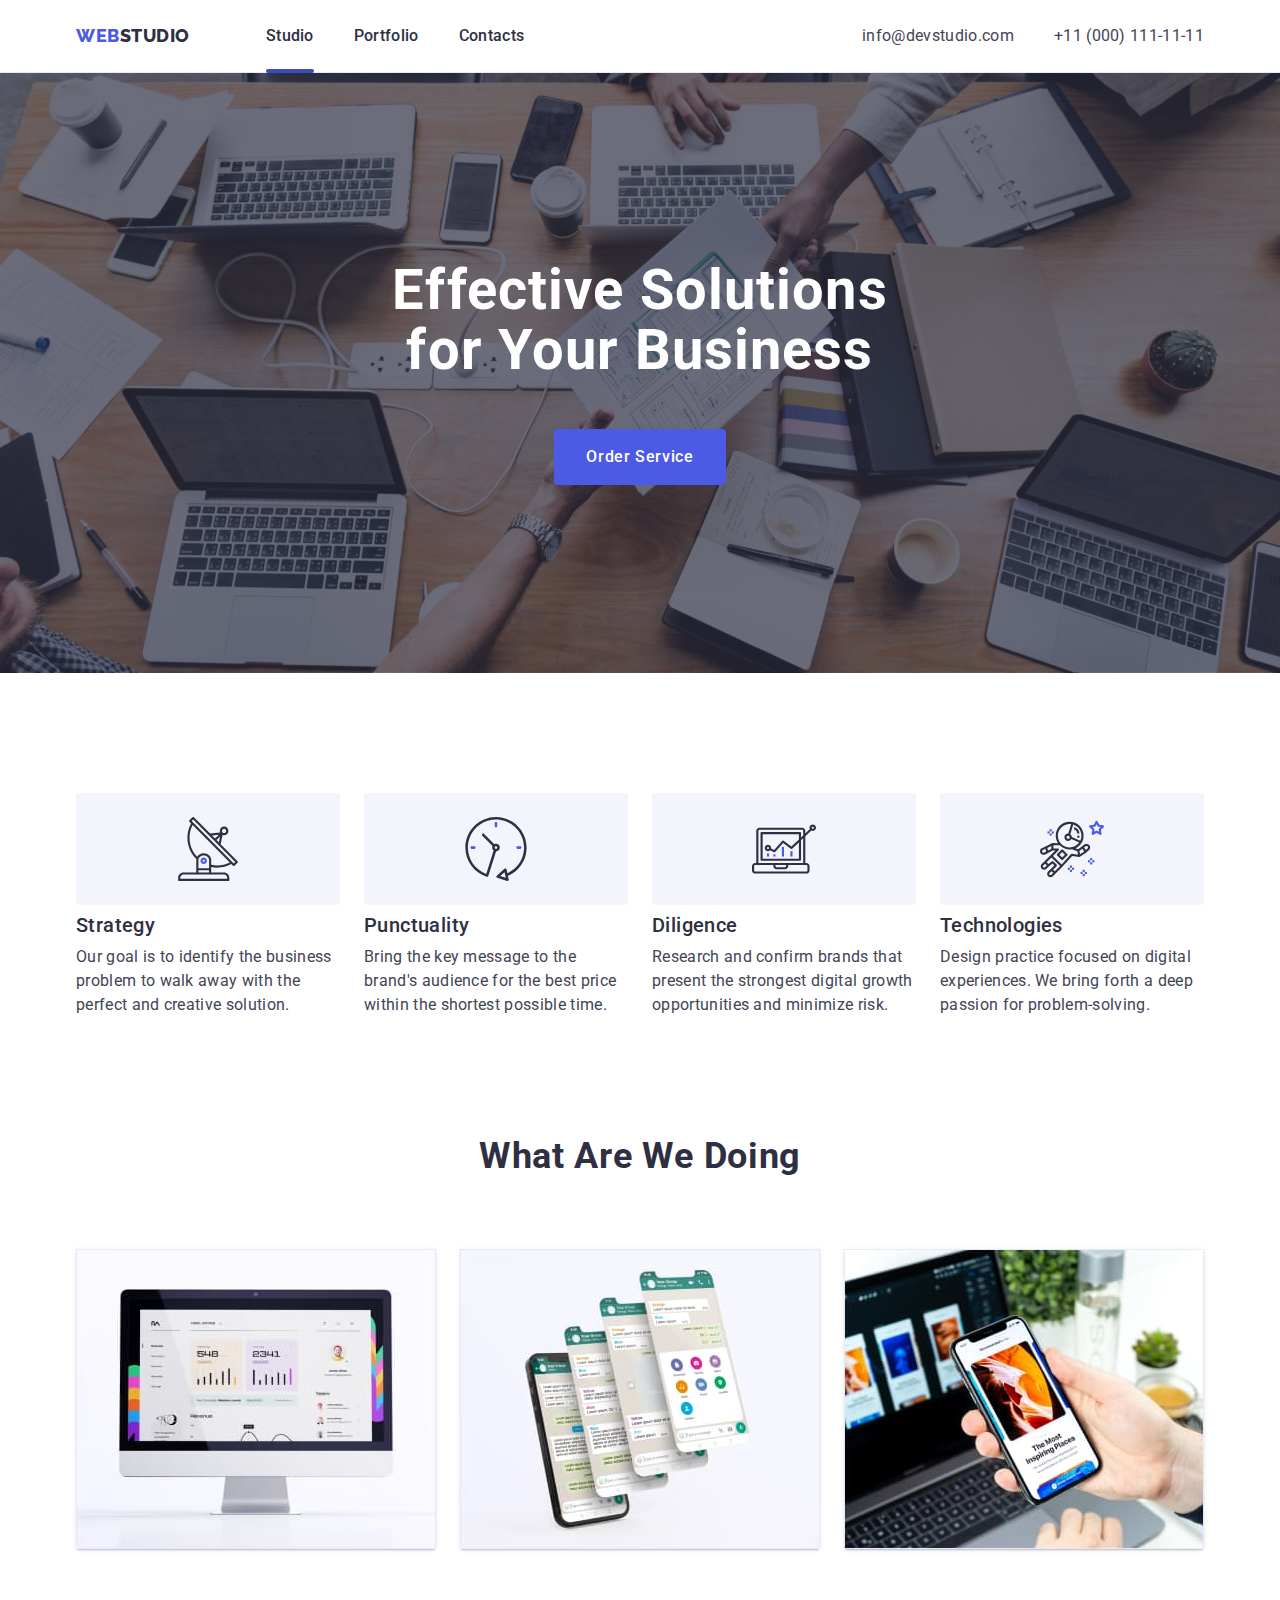
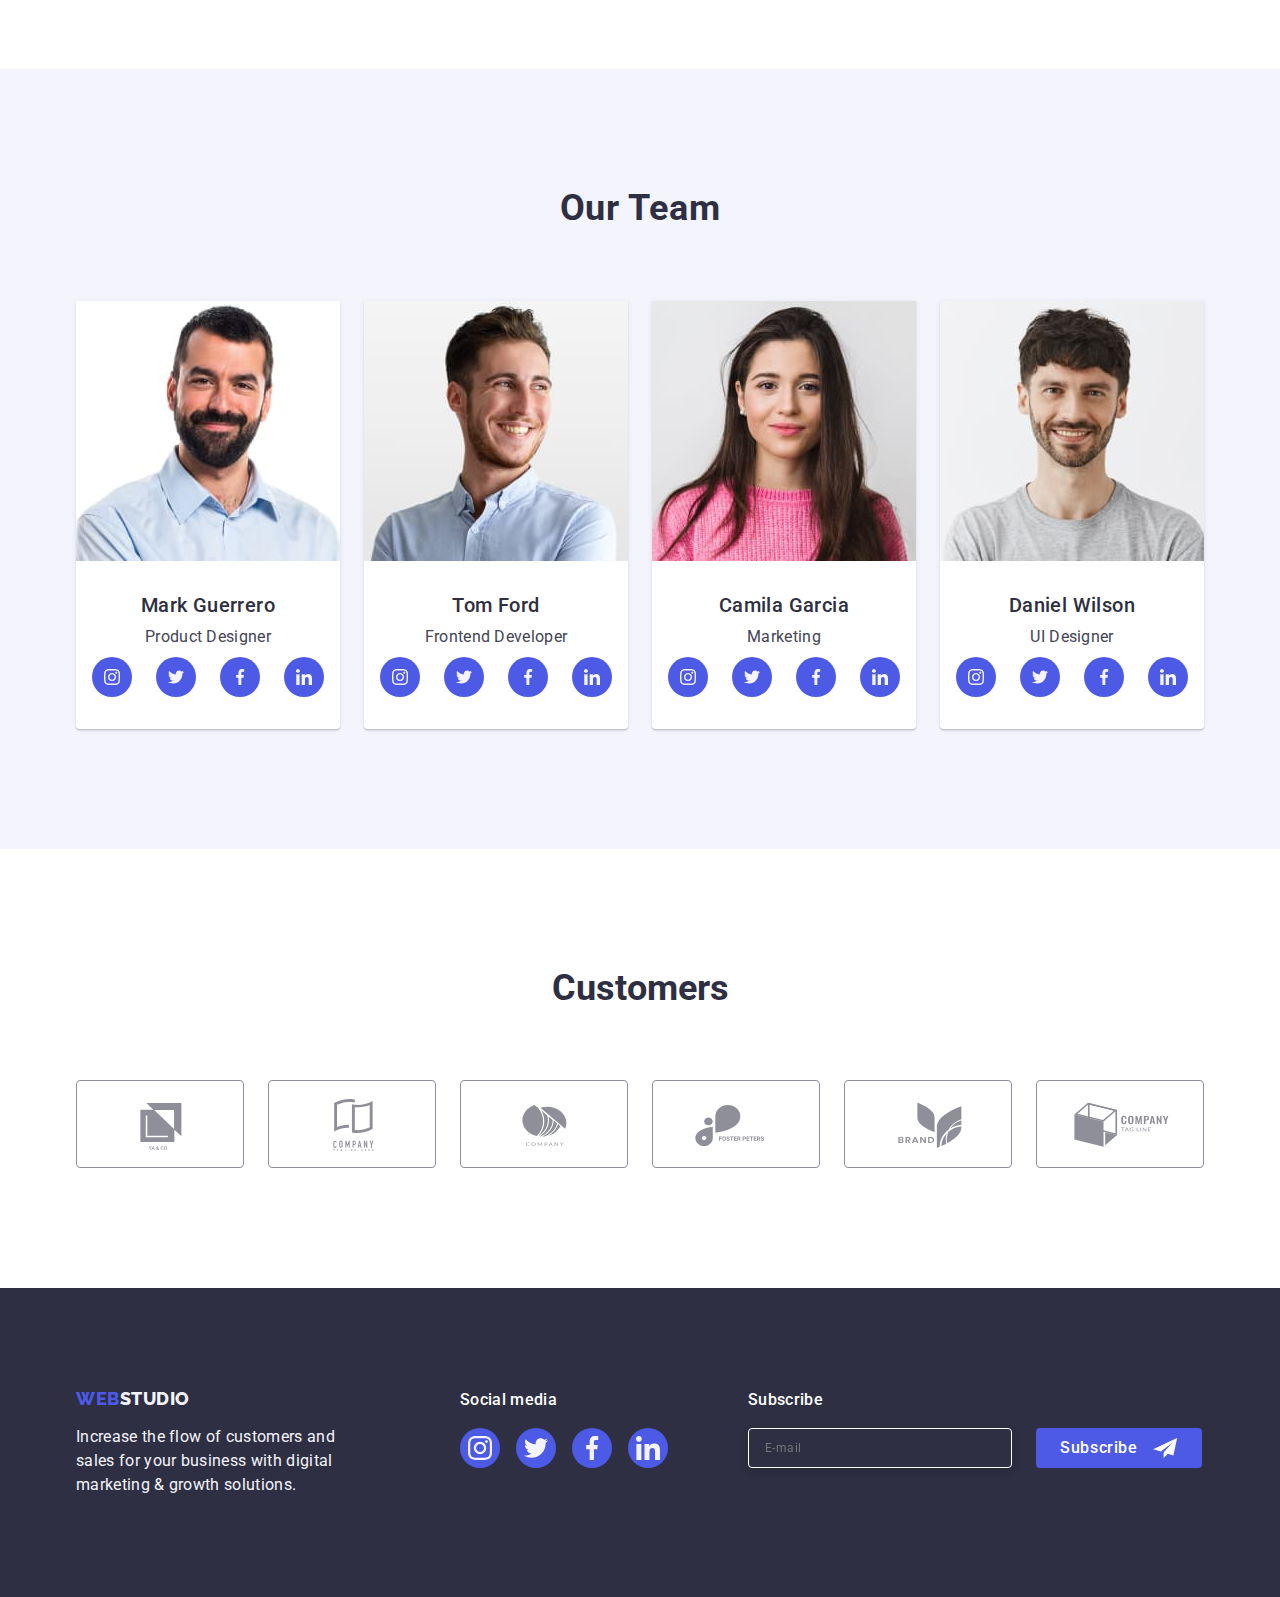
<file: index.html>
<!DOCTYPE html>
<html lang="en">
  <head>
    <meta charset="UTF-8" />
    <meta http-equiv="X-UA-Compatible" content="IE=edge" />
    <meta name="viewport" content="width=h, initial-scale=1.0" />
    <title>WebStudio</title>
    <link
      rel="stylesheet"
      href="https://cdn.jsdelivr.net/npm/modern-normalize@1.1.0/modern-normalize.min.css"
    />
    <link rel="preconnect" href="https://fonts.googleapis.com" />
    <link rel="preconnect" href="https://fonts.gstatic.com" crossorigin />
    <link
      href="https://fonts.googleapis.com/css2?family=Raleway:wght@800&family=Roboto:wght@400;500;700;900&display=swap"
      rel="stylesheet"
    />

    <link rel="stylesheet" href="./css/styles.css" />
  </head>
  <body>
    <!--========================Header============================ -->

    <header class="shadow page-header">
      <div class="container page-header-container">
        <nav class="page-nav">
          <a class="logo-type link" href="./index.html"
            >Web<span class="colorr">Studio</span></a
          >
          <ul class="menu-list list">
            <li class="menu-item link">
              <a class="menu-link link menu-link-after" href="./index.html"
                >Studio</a
              >
            </li>
            <li class="menu-item link">
              <a class="menu-link link" href="./portfolio.html">Portfolio</a>
            </li>
            <li class="menu-item link">
              <a class="menu-link link" href="">Contacts</a>
            </li>
          </ul>
        </nav>

        <address class="contacts-i">
          <ul class="contact list">
            <li class="contact-item">
              <a class="addressa link" href="mailto:info@devstudio.com"
                >info@devstudio.com</a
              >
            </li>
            <li class="contact-item">
              <a class="addressa link" href="tel:+110001111111"
                >+11 (000) 111-11-11</a
              >
            </li>
          </ul>
        </address>
      </div>
    </header>
    <main>
      <!-- ==================Hero-image-section-1 =================== -->

      <section class="section-hero">
        <div class="container section-hero-container">
          <h1 class="hero-h main-title">
            Effective Solutions for Your Business
          </h1>
          <button class="modal-btn" type="button" data-modal-open>
            Order Service
          </button>
        </div>
      </section>

      <!-- ====================Section 2============================= -->

      <section class="distinctive-features">
        <div class="container distinctive-features-container">
          <h2 class="visually-hidden">distinctive-features</h2>

          <ul class="flex-container-s distinctive-features-list list">
            <li class="distinctive-features-item">
              <div class="icon">
                <svg class="list-link-icon" width="64" height="64">
                  <use href="./images/icons.svg#icon-antenna"></use>
                </svg>
              </div>

              <h3 class="flex-h-s distinctive-features-header">Strategy</h3>
              <p class="distinctive-features-text">
                Our goal is to identify the business problem to walk away with
                the perfect and creative solution.
              </p>
            </li>
            <li class="distinctive-features-item">
              <div class="icon">
                <svg class="list-link-icon" width="64" height="64">
                  <use href="./images/icons.svg#icon-clock"></use>
                </svg>
              </div>

              <h3 class="flex-h-s distinctive-features-header">Punctuality</h3>
              <p class="distinctive-features-text">
                Bring the key message to the brand's audience for the best price
                within the shortest possible time.
              </p>
            </li>
            <li class="distinctive-features-item">
              <div class="icon">
                <svg class="list-link-icon" width="64" height="64">
                  <use href="./images/icons.svg#icon-diagram"></use>
                </svg>
              </div>

              <h3 class="flex-h-s distinctive-features-header">Diligence</h3>
              <p class="distinctive-features-text">
                Research and confirm brands that present the strongest digital
                growth opportunities and minimize risk.
              </p>
            </li>

            <li class="distinctive-features-item">
              <div class="icon">
                <svg class="list-link-icon" width="64" height="64">
                  <use href="./images/icons.svg#icon-astronaut"></use>
                </svg>
              </div>

              <h3 class="flex-h-s distinctive-features-header">Technologies</h3>
              <p class="distinctive-features-text">
                Design practice focused on digital experiences. We bring forth a
                deep passion for problem-solving.
              </p>
            </li>
          </ul>
        </div>
      </section>
      <!-- ========================= Section 3 ============================= -->
      <section class="our-work">
        <div class="container our-work-container">
          <h2 class="flex-h-work our-work-header">What are we doing</h2>
          <ul class="flex-container-work work-list list">
            <li class="flex-items-t flex-items-work">
              <img
                src="./images/robots/img-1.jpg"
                alt="computer"
                width="360"
                height="300"
              />
            </li>
            <li class="flex-items-t flex-items-work">
              <img
                src="./images/robots/img-2.jpg"
                alt="telephone"
                width="360"
                height="300"
              />
            </li>
            <li class="flex-items-t flex-items-work">
              <img
                src="./images/robots/img-3.jpg"
                alt="laptop"
                width="360"
                height="300"
              />
            </li>
          </ul>
        </div>
      </section>

      <!--=========================== Section 4 ====================== -->

      <section class="our-team">
        <div class="container our-team-container">
          <h2 class="flex-h-t our-team-header">Our Team</h2>
          <ul class="flex-container-t our-team-list list">
            <li class="flex-items-t img">
              <img
                src="./images/team/mark-guerrero-1.jpg"
                alt="foto-mark-guerrero"
                width="264"
                height="260"
              />
              <div class="post-s-t">
                <h3 class="team-member-name">Mark Guerrero</h3>
                <p class="our-team-text">Product Designer</p>
                <ul class="icon-our-team-list">
                  <li class="icon-our-team-list-link list">
                    <a href="" class="cocial-list-icon list"
                      ><svg
                        class="list-link-icon-four link"
                        width="16"
                        height="16"
                      >
                        <use href="./images/icons.svg#icon-instagram"></use>
                      </svg>
                    </a>
                  </li>

                  <li class="icon-our-team-list-link list">
                    <a href="" class="cocial-list-icon list">
                      <svg
                        class="list-link-icon-four link"
                        width="16"
                        height="16"
                      >
                        <use href="./images/icons.svg#icon-twitter"></use>
                      </svg>
                    </a>
                  </li>

                  <li class="icon-our-team-list-link list">
                    <a href="" class="cocial-list-icon list">
                      <svg
                        class="list-link-icon-four link"
                        width="16"
                        height="16"
                      >
                        <use href="./images/icons.svg#icon-facebook"></use>
                      </svg>
                    </a>
                  </li>
                  <li class="icon-our-team-list-link list">
                    <a href="" class="cocial-list-icon list">
                      <svg
                        class="list-link-icon-four link"
                        width="16"
                        height="16"
                      >
                        <use href="./images/icons.svg#icon-linkedin"></use>
                      </svg>
                    </a>
                  </li>
                </ul>
              </div>
            </li>

            <li class="flex-items-t img">
              <img
                src="./images/team/tom-ford-2.jpg"
                alt="foto-tom-ford"
                width="264"
                height="260"
              />
              <div class="post-s-t">
                <h3 class="team-member-name">Tom Ford</h3>
                <p class="our-team-text">Frontend Developer</p>
                <ul class="icon-our-team-list">
                  <li class="icon-our-team-list-link list">
                    <a href="" class="cocial-list-icon list"
                      ><svg
                        class="list-link-icon-four link"
                        width="16"
                        height="16"
                      >
                        <use href="./images/icons.svg#icon-instagram"></use>
                      </svg>
                    </a>
                  </li>

                  <li class="icon-our-team-list-link list">
                    <a href="" class="cocial-list-icon list">
                      <svg
                        class="list-link-icon-four link"
                        width="16"
                        height="16"
                      >
                        <use href="./images/icons.svg#icon-twitter"></use>
                      </svg>
                    </a>
                  </li>

                  <li class="icon-our-team-list-link list">
                    <a href="" class="cocial-list-icon list">
                      <svg
                        class="list-link-icon-four link"
                        width="16"
                        height="16"
                      >
                        <use href="./images/icons.svg#icon-facebook"></use>
                      </svg>
                    </a>
                  </li>
                  <li class="icon-our-team-list-link list">
                    <a href="" class="cocial-list-icon list">
                      <svg
                        class="list-link-icon-four link"
                        width="16"
                        height="16"
                      >
                        <use href="./images/icons.svg#icon-linkedin"></use>
                      </svg>
                    </a>
                  </li>
                </ul>
              </div>
            </li>

            <li class="flex-items-t img">
              <img
                src="./images/team/camila-garcia-3.jpg"
                alt="foto-camila-garcia"
                width="264"
                height="260"
              />
              <div class="post-s-t">
                <h3 class="team-member-name">Camila Garcia</h3>
                <p class="our-team-text">Marketing</p>
                <ul class="icon-our-team-list">
                  <li class="icon-our-team-list-link list">
                    <a href="" class="cocial-list-icon list"
                      ><svg
                        class="list-link-icon-four link"
                        width="16"
                        height="16"
                      >
                        <use href="./images/icons.svg#icon-instagram"></use>
                      </svg>
                    </a>
                  </li>

                  <li class="icon-our-team-list-link list">
                    <a href="" class="cocial-list-icon list">
                      <svg
                        class="list-link-icon-four link"
                        width="16"
                        height="16"
                      >
                        <use href="./images/icons.svg#icon-twitter"></use>
                      </svg>
                    </a>
                  </li>

                  <li class="icon-our-team-list-link list">
                    <a href="" class="cocial-list-icon list">
                      <svg
                        class="list-link-icon-four link"
                        width="16"
                        height="16"
                      >
                        <use href="./images/icons.svg#icon-facebook"></use>
                      </svg>
                    </a>
                  </li>
                  <li class="icon-our-team-list-link list">
                    <a href="" class="cocial-list-icon list">
                      <svg
                        class="list-link-icon-four link"
                        width="16"
                        height="16"
                      >
                        <use href="./images/icons.svg#icon-linkedin"></use>
                      </svg>
                    </a>
                  </li>
                </ul>
              </div>
            </li>

            <li class="flex-items-t img">
              <img
                src="./images/team/daniel-wilson-4.jpg"
                alt="foto-daniel-wilson"
                width="264"
                height="260"
              />
              <div class="post-s-t">
                <h3 class="team-member-name">Daniel Wilson</h3>
                <p class="our-team-text">UI Designer</p>
                <ul class="icon-our-team-list">
                  <li class="icon-our-team-list-link list">
                    <a href="" class="cocial-list-icon list"
                      ><svg
                        class="list-link-icon-four link"
                        width="16"
                        height="16"
                      >
                        <use href="./images/icons.svg#icon-instagram"></use>
                      </svg>
                    </a>
                  </li>

                  <li class="icon-our-team-list-link list">
                    <a href="" class="cocial-list-icon list">
                      <svg
                        class="list-link-icon-four link"
                        width="16"
                        height="16"
                      >
                        <use href="./images/icons.svg#icon-twitter"></use>
                      </svg>
                    </a>
                  </li>

                  <li class="icon-our-team-list-link list">
                    <a href="" class="cocial-list-icon list">
                      <svg
                        class="list-link-icon-four link"
                        width="16"
                        height="16"
                      >
                        <use href="./images/icons.svg#icon-facebook"></use>
                      </svg>
                    </a>
                  </li>
                  <li class="icon-our-team-list-link list">
                    <a href="" class="cocial-list-icon list">
                      <svg
                        class="list-link-icon-four link"
                        width="16"
                        height="16"
                      >
                        <use href="./images/icons.svg#icon-linkedin"></use>
                      </svg>
                    </a>
                  </li>
                </ul>
              </div>
            </li>
          </ul>
        </div>
      </section>

      <!-- ================= Section-5 =============== -->

      <section class="section-icono">
        <div class="container section-icono-container">
          <h2 class="section-icono-h">Customers</h2>

          <ul class="section-icono-list">
            <li class="icono-five list">
              <a href="" class="icono-five-list"
                ><svg class="list-link-five" width="104" height="56">
                  <use href="./images/icons.svg#icon-Logo-10"></use>
                  </svg></a>
            </li>
            <li class="icono-five list">
              <a href="" class="icono-five-list"
                ><svg class="list-link-five" width="104" height="56">
                  <use href="./images/icons.svg#icon-Logo-11"></use></svg></a>
            </li>
            <li class="icono-five list">
              <a href="" class="icono-five-list"
                ><svg class="list-link-five" width="104" height="56">
                  <use href="./images/icons.svg#icon-Logo-12"></use></svg></a>
            </li>
            <li class="icono-five list">
              <a href="" class="icono-five-list"
                ><svg class="list-link-five" width="104" height="56">
                  <use href="./images/icons.svg#icon-Logo-13"></use></svg></a>
            </li>
            <li class="icono-five list">
              <a href="" class="icono-five-list"
                ><svg class="list-link-five" width="104" height="56">
                  <use href="./images/icons.svg#icon-Logo-14"></use></svg></a>
            </li>
            <li class="icono-five list">
              <a href="" class="icono-five-list"
                ><svg class="list-link-five" width="104" height="56">
                  <use href="./images/icons.svg#icon-Logo-15"></use></svg></a>
            </li>
          </ul>
        </div>
      </section>
    </main>
    <!-- =============================Footer====================== -->
    <footer class="footer">
      <div class="container footer-container">
        <div class="logo-footer-div">
          <a class="logo-type-footer list link" href="./index.html"
            >Web<span class="colorr-footer">Studio</span></a
          >
          <p class="paragraph footer-text">
            Increase the flow of customers and sales for your business with
            digital marketing & growth solutions.
          </p>
        </div>

        <div class="icono-footer-div">
          <p class="p-social-media">Social media</p>
          <ul class="logo-footer-ul list">
            <li class="list-footer">
              <a href="#" class="cocial-list-icon-footer">
                <svg class="list-link-icon-footer" width="24" height="24">
                  <use href="./images/icons.svg#icon-instagram"></use>
                </svg>
              </a>
            </li>
            <li class="list-footer">
              <a href="#" class="cocial-list-icon-footer">
                <svg class="list-link-icon-footer" width="24" height="24">
                  <use href="./images/icons.svg#icon-twitter"></use>
                </svg>
              </a>
            </li>
            <li class="list-footer">
              <a href="#" class="cocial-list-icon-footer">
                <svg class="list-link-icon-footer" width="24" height="24">
                  <use href="./images/icons.svg#icon-facebook"></use>
                </svg>
              </a>
            </li>
            <li class="list-footer">
              <a href="#" class="cocial-list-icon-footer">
                <svg class="list-link-icon-footer" width="24" height="24">
                  <use href="./images/icons.svg#icon-linkedin"></use>
                </svg>
              </a>
            </li>
          </ul>
        </div>


        <div class="footer-mailto">
          <p class="footer-mailto-text">Subscribe</p>
          <form class="footer-mailto-form">
            <label class="footer-mailto-label">
              <input
                class="footer-mailto-input"
                type="email"
                name="text"
                placeholder="E-mail"/>
            </label>
            <button class="footer-mailto-btn" type="submit">Subscribe
              <svg class="footer-mailto-svg" width="24" height="20">
                <use href="./images/icons.svg#icon-icon-send"></use>
              </svg>
            </button>
          </form>
        </div>
      </div>


      


    </footer>

    <!--====================== Modal-wind ======================= -->
    <div class="backdrop is-hidden" data-modal>
      <div class="modal">
        <button type="button" class="modal-close-btn" data-modal-close>
          <svg class="modal-close-btn-icon" width="8" height="8">
            <use href="./images/icons.svg#icon-close-black-18dp-2-1"></use>
          </svg>
        </button>

        <!-- ================= Modal-form ====================== -->
        <strong class="modal-text-form"
          >Leave your contacts and we will call you back</strong
        >

        <form class="modal-form">
          <label class="modal-form-field">
            <span class="modal-form-input-desc"> Name </span>
            <span class="modal-form-input-wrapper"
              ><input
                type="text"
                name="user-name"
                class="modal-form-input"
                required
                pattern="^[a-zA-Zа-яА-я]+"
                minlength="2"
              />
              <span class="modal-form-input-icon">
                <svg
                  class="modal-form-input-icon-vector"
                  width="12"
                  height="12"
                >
                  <use href="./images/icons.svg#icon-Vector-8"></use>
                </svg>
              </span>
            </span>
          </label>

          <label class="modal-form-field">
            <span class="modal-form-input-desc"> Phone </span>
            <span class="modal-form-input-wrapper"
              ><input
                type="tel"
                name="user-phone"
                class="modal-form-input"
                required
                pattern="[0-9]{3}-[0-9]{3}-[0-9]{2}-[0-9]{2}"
                title="xxx-xxx-xx-xx" />
              <span class="modal-form-input-icon">
                <svg
                  class="modal-form-input-icon-vector"
                  width="13"
                  height="13"
                >
                  <use href="./images/icons.svg#icon-Vector-5"></use>
                </svg> </span
            ></span>
          </label>

          <label class="modal-form-field">
            <span class="modal-form-input-desc"> Email </span>
            <span class="modal-form-input-wrapper">
              <input
                type="email"
                name="email"
                class="modal-form-input" 
                />
              <span class="modal-form-input-icon">
                <svg
                  class="modal-form-input-icon-vector"
                  width="15"
                  height="12"
                >
                  <use href="./images/icons.svg#icon-Vector-4"></use>
                </svg> 
                </span
            >
          </span>
          </label>

          <label class="modal-form-field">
            <span class="modal-form-input-desc"> Comment </span>
            <textarea
              rows="5"
              name="user-massage"
              class="modal-form-massage"
              placeholder="Text input"
              spellcheck="false"
              
            ></textarea>
          </label>

          <input
            id="user-policy"
            type="checkbox"
            name="user-policy"
            class="modal-form-check visually-hidden"
          />
          <label for="user-policy" class="modal-form-check-desc o-hide"
          >
          
          I accept the terms and conditions of the&nbsp;
            <a class="btn-color" href="">Privacy Policy</a></label
          >

          <button type="submit" class="modal-form-submit">Send</button>
        </form>
      </div>
    </div>
    <script src="./js/model.js"></script>
  </body>
</html>
</file>
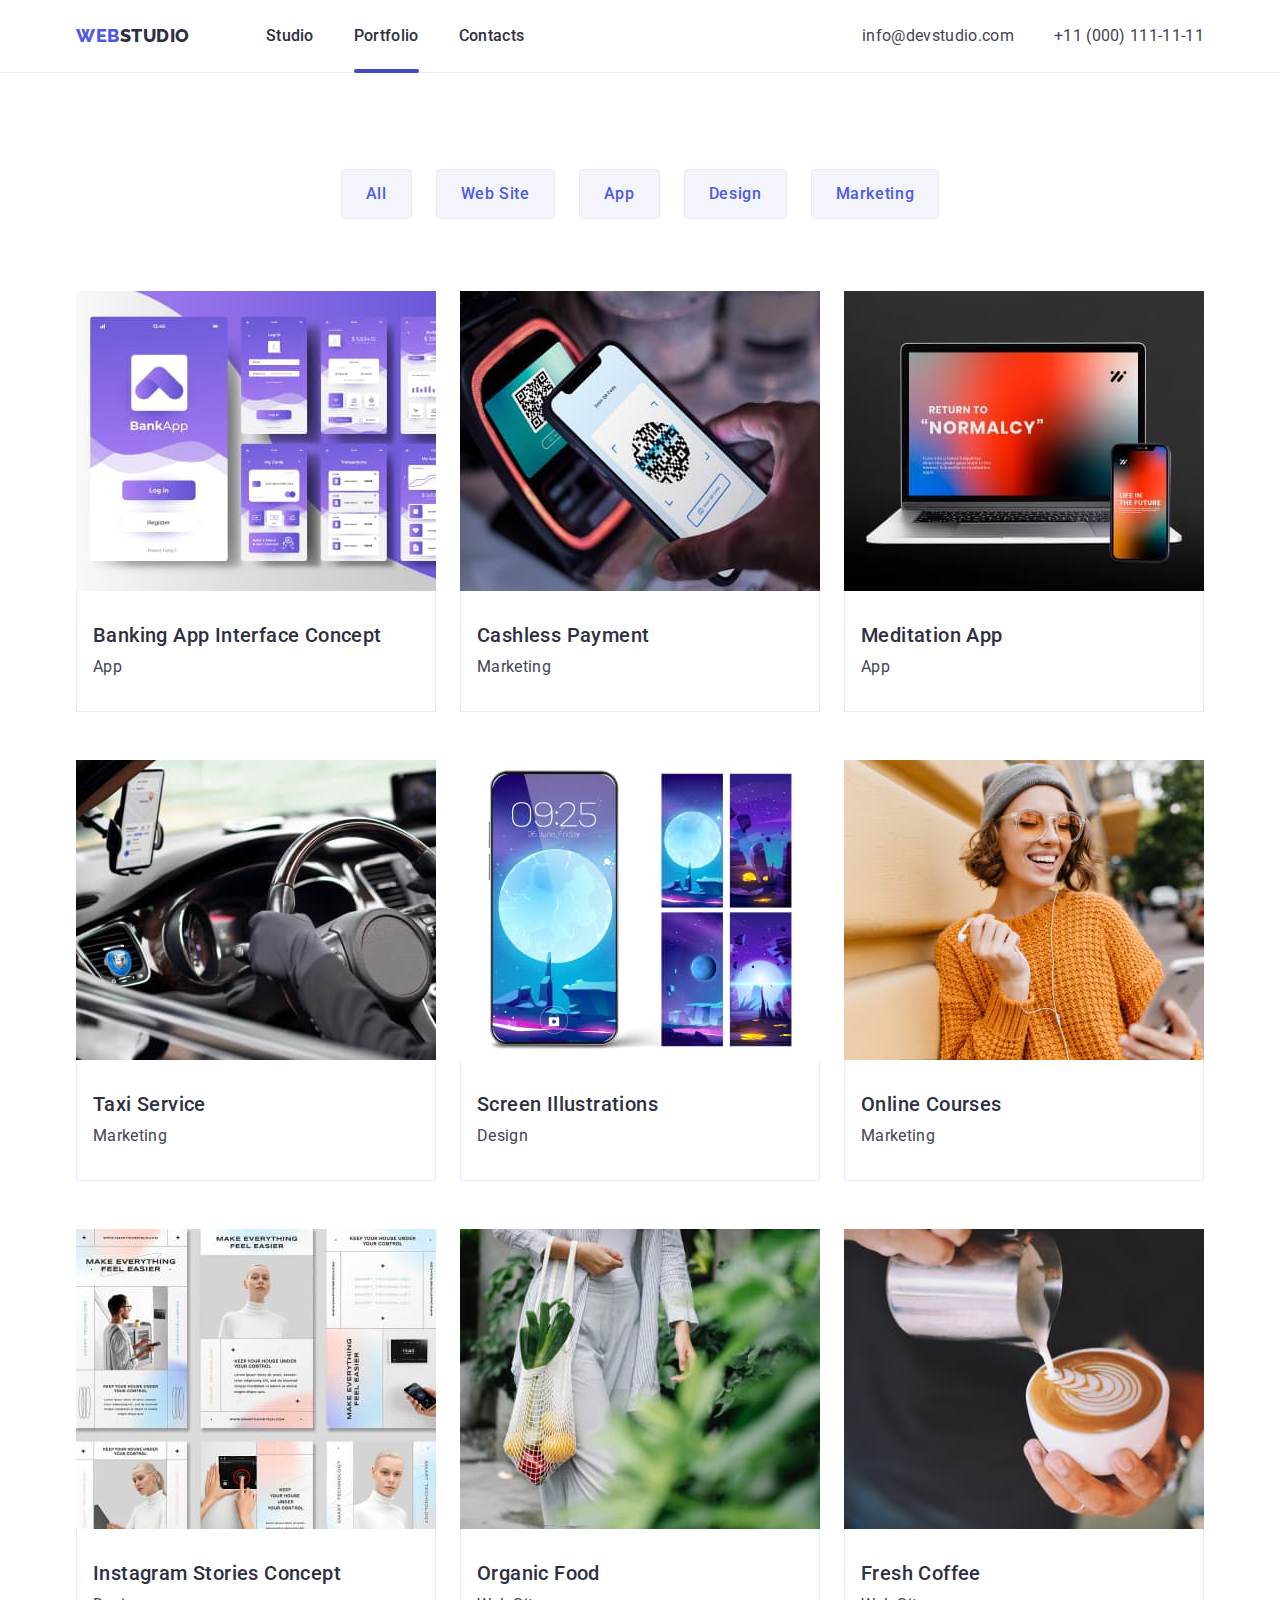
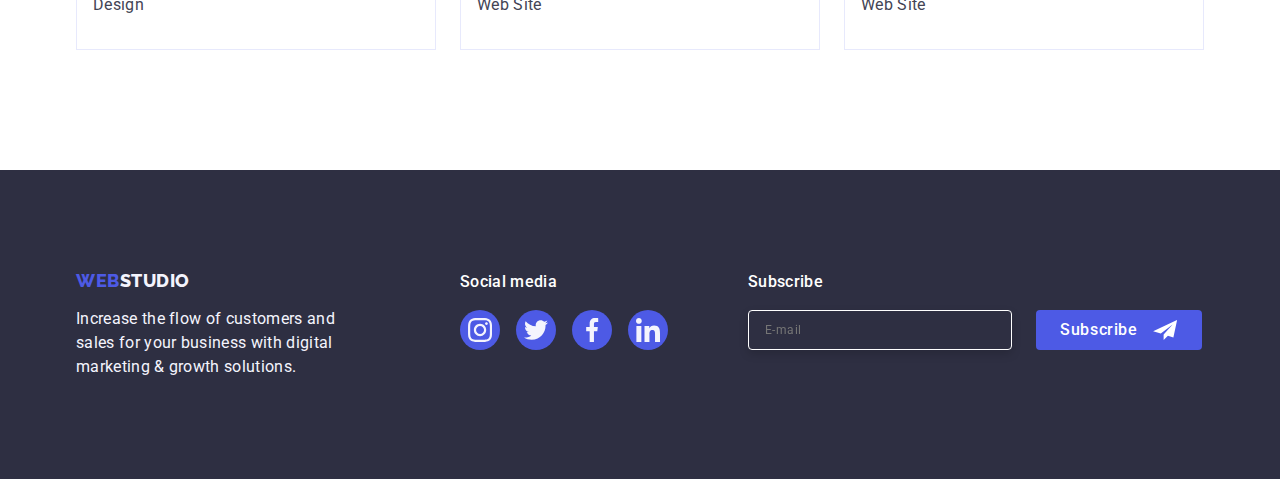
<file: portfolio.html>
<!DOCTYPE html>
<html lang="en">
  <head>
    <meta charset="UTF-8" />
    <meta http-equiv="X-UA-Compatible" content="IE=edge" />
    <meta name="viewport" content="width=device-width, initial-scale=1.0" />
    <title>WebStudio</title>
    <link
      rel="stylesheet"
      href="https://cdn.jsdelivr.net/npm/modern-normalize@1.1.0/modern-normalize.min.css"
    />
    <link rel="preconnect" href="https://fonts.googleapis.com" />
    <link rel="preconnect" href="https://fonts.gstatic.com" crossorigin />
    <link
      href="https://fonts.googleapis.com/css2?family=Raleway:wght@800&family=Roboto:wght@400;500;700;900&display=swap"
      rel="stylesheet"
    />
    <link rel="stylesheet" href="./css/styles.css" />
  </head>
  <body>
    <!-- ==================Portfolio-header======================== -->

    <header class="page-header">
      <div class="container page-header-container">
        <nav class="page-nav">
          <a class="logo-type link" href="./index.html"
            >Web<span class="colorr">Studio</span></a
          >
          <ul class="menu-list list">
            <li class="menu-item link">
              <a class="menu-link link" href="./index.html">Studio</a>
            </li>
            <li class="menu-item link">
              <a class="menu-link link menu-link-after" href="./portfolio.html">Portfolio</a>
            </li>
            <li class="menu-item link">
              <a class="menu-link link" href="">Contacts</a>
            </li>
          </ul>
        </nav>

        <address class="contacts-i">
          <ul class="contact list">
            <li class="contact-item">
              <a class="addressa link" href="mailto:info@devstudio.com"
                >info@devstudio.com</a
              >
            </li>
            <li class="contact-item">
              <a class="addressa link" href="tel:+110001111111"
                >+11 (000) 111-11-11</a
              >
            </li>
          </ul>
        </address>
      </div>
    </header>

    <!-- ===================== Portfolio-section-1 ========================= -->

    <!--------- Portfolio-btn ----------->

    <main>
      <section class="section-portfolio">
        <div class="container section-portfolio-container">
          <h1 class="visually-hidden">Portfolio WebStudio</h1>

          <ul class="flex-btn list">
            <li class="flex-list list">
              <button class="portfolio-btn" type="button">All</button>
            </li>
            <li class="flex-list list">
              <button class="portfolio-btn" type="button">Web Site</button>
            </li>

            <li class="flex-list list">
              <button class="portfolio-btn" type="button">App</button>
            </li>
            <li class="list">
              <button class="portfolio-btn" type="button">Design</button>
            </li>
            <li class="flex-list list">
              <button class="portfolio-btn" type="button">Marketing</button>
            </li>
          </ul>

          <!---------- Portfolio-list ------------>
          <ul class="flex-container-potfolio list link">
            <li class="flex-items-portfolio link">
              <a href="" class="link-a link">
                <div class="link-overlay">
                  <img
                  class="link"
                  src="./images/portfolio/img.jpg"
                  alt="img-banking-app"
                  width="360"
                  height="300"
                />
                <p class="overlay">14 Stylish and User-Friendly App Design Concepts · Task
                  Manager App · Calorie Tracker App · Exotic Fruit Ecommerce
                  App · Cloud Storage App</p>
               
                  
                
              </div>
                  <div class="post-ht">
                  <h2 class="post-heading menu-portfolio">
                    Banking App Interface Concept
                  </h2>
                  <p class="post-text portfolio-text">App</p>
                </div>
              </a>
            </li>

            <li class="flex-items-portfolio link">
              <a href="" class="link-a link"
                ><div class="link-overlay">
                  <img
                    class="link"
                    src="./images/portfolio/img-1.jpg"
                    alt="img-cashless-payment"
                    width="360"
                    height="300"
                  />
                  <p class="overlay">
                    14 Stylish and User-Friendly App Design Concepts · Task
                    Manager App · Calorie Tracker App · Exotic Fruit Ecommerce
                    App · Cloud Storage App
                  </p>
                </div>
                <div class="post-ht">
                  <h2 class="post-heading menu-portfolio">Cashless Payment</h2>
                  <p class="post-text portfolio-text">Marketing</p>
                </div>
              </a>
            </li>

            <li class="flex-items-portfolio link">
              <a href="" class="link-a link"
                ><div class="link-overlay">
                  <img
                    class="link"
                    src="./images/portfolio/img-2.jpg"
                    alt="img-meditation-app"
                    width="360"
                    height="300"
                  />
                  <p class="overlay">
                    14 Stylish and User-Friendly App Design Concepts · Task
                    Manager App · Calorie Tracker App · Exotic Fruit Ecommerce
                    App · Cloud Storage App
                  </p>
                </div>
                <div class="post-ht">
                  <h2 class="post-heading menu-portfolio">Meditation App</h2>
                  <p class="post-text portfolio-text">App</p>
                </div>
              </a>
            </li>

            <li class="flex-items-portfolio link">
              <a href="" class="link-a link"
                ><div class="link-overlay">
                  <img
                    class="link"
                    src="./images/portfolio/img-3.jpg"
                    alt="img-taxi-service"
                    width="360"
                    height="300"
                  />
                  <p class="overlay">
                    14 Stylish and User-Friendly App Design Concepts · Task
                    Manager App · Calorie Tracker App · Exotic Fruit Ecommerce
                    App · Cloud Storage App
                  </p>
                </div>
                <div class="post-ht">
                  <h2 class="post-heading menu-portfolio">Taxi Service</h2>
                  <p class="post-text portfolio-text">Marketing</p>
                </div>
              </a>
            </li>

            <li class="flex-items-portfolio link">
              <a href="" class="link-a link"
                ><div class="link-overlay">
                  <img
                    class="link"
                    src="./images/portfolio/img-4.jpg"
                    alt="img-screen-illustrations"
                    width="360"
                    height="300"
                  />
                  <p class="overlay">
                    14 Stylish and User-Friendly App Design Concepts · Task
                    Manager App · Calorie Tracker App · Exotic Fruit Ecommerce
                    App · Cloud Storage App
                  </p>
                </div>
                <div class="post-ht">
                  <h2 class="post-heading menu-portfolio">
                    Screen Illustrations
                  </h2>
                  <p class="post-text portfolio-text">Design</p>
                </div>
              </a>
            </li>

            <li class="flex-items-portfolio link">
              <a href="" class="link-a link"
                ><div class="link-overlay">
                  <img
                    class="link"
                    src="./images/portfolio/img-5.jpg"
                    alt="img-online-courses"
                    width="360"
                    height="300"
                  />
                  <p class="overlay">
                    14 Stylish and User-Friendly App Design Concepts · Task
                    Manager App · Calorie Tracker App · Exotic Fruit Ecommerce
                    App · Cloud Storage App
                  </p>
                </div>
                <div class="post-ht">
                  <h2 class="post-heading menu-portfolio">Online Courses</h2>
                  <p class="post-text portfolio-text">Marketing</p>
                </div>
              </a>
            </li>

            <li class="flex-items-portfolio link">
              <a href="" class="link-a link"
                ><div class="link-overlay">
                  <img
                    class="link"
                    src="./images/portfolio/img-6.jpg"
                    alt="img-instagram-stories-concept"
                    width="360"
                    height="300"
                  />
                  <p class="overlay">
                    14 Stylish and User-Friendly App Design Concepts · Task
                    Manager App · Calorie Tracker App · Exotic Fruit Ecommerce
                    App · Cloud Storage App
                  </p>
                </div>
                <div class="post-ht">
                  <h2 class="post-heading menu-portfolio">
                    Instagram Stories Concept
                  </h2>
                  <p class="post-text portfolio-text">Design</p>
                </div>
              </a>
            </li>

            <li class="flex-items-portfolio link">
              <a href="" class="link-a link"
                ><div class="link-overlay">
                  <img
                    class="link"
                    src="./images/portfolio/img-7.jpg"
                    alt="img-organic-food"
                    width="360"
                    height="300"
                  />
                  <p class="overlay">
                    14 Stylish and User-Friendly App Design Concepts · Task
                    Manager App · Calorie Tracker App · Exotic Fruit Ecommerce
                    App · Cloud Storage App
                  </p>
                </div>
                <div class="post-ht">
                  <h2 class="post-heading menu-portfolio">Organic Food</h2>
                  <p class="post-text portfolio-text">Web Site</p>
                </div>
              </a>
            </li>

            <li class="flex-items-portfolio link">
              <a href="" class="link-a link"
                ><div class="link-overlay">
                  <img
                    class="link"
                    src="./images/portfolio/img-8.jpg"
                    alt="img-fresh-coffee"
                    width="360"
                    height="300"
                  />
                  <p class="overlay">
                    14 Stylish and User-Friendly App Design Concepts · Task
                    Manager App · Calorie Tracker App · Exotic Fruit Ecommerce
                    App · Cloud Storage App
                  </p>
                </div>
                <div class="post-ht">
                  <h2 class="post-heading menu-portfolio">Fresh Coffee</h2>
                  <p class="post-text portfolio-text">Web Site</p>
                </div>
              </a>
            </li>
          </ul>
        </div>
      </section>
    </main>

    <!-- Footer -->
    <footer class="footer">
      <div class="container footer-container">
        <div class="logo-footer-div">
          <a class="logo-type-footer list link" href="./index.html"
            >Web<span class="colorr-footer">Studio</span></a
          >
          <p class="paragraph footer-text">
            Increase the flow of customers and sales for your business with
            digital marketing & growth solutions.
          </p>
        </div>

        <div class="icono-footer-div">
          <p class="p-social-media">Social media</p>
          <ul class="logo-footer-ul list">
            <li class="list-footer">
              <a href="#" class="cocial-list-icon-footer">
                <svg class="list-link-icon-footer" width="24" height="24">
                  <use href="./images/icons.svg#icon-instagram"></use>
                </svg>
              </a>
            </li>
            <li class="list-footer">
              <a href="#" class="cocial-list-icon-footer">
                <svg class="list-link-icon-footer" width="24" height="24">
                  <use href="./images/icons.svg#icon-twitter"></use>
                </svg>
              </a>
            </li>
            <li class="list-footer">
              <a href="#" class="cocial-list-icon-footer">
                <svg class="list-link-icon-footer" width="24" height="24">
                  <use href="./images/icons.svg#icon-facebook"></use>
                </svg>
              </a>
            </li>
            <li class="list-footer">
              <a href="#" class="cocial-list-icon-footer">
                <svg class="list-link-icon-footer" width="24" height="24">
                  <use href="./images/icons.svg#icon-linkedin"></use>
                </svg>
              </a>
            </li>
          </ul>
        </div>


        <div class="footer-mailto">
          <p class="footer-mailto-text">Subscribe</p>
          <form class="footer-mailto-form">
            <label for="" class="footer-mailto-label">
              <input
                class="footer-mailto-input"
                type="mailto"
                name="mailto"
                required pattern="^(?=.*[a-z])(?=.*[A-Z])"
                placeholder="E-mail"/>
            </label>
            <button class="footer-mailto-btn" type="Subscribe">Subscribe
              <svg class="footer-mailto-svg" width="24" height="20">
                <use href="./images/icons.svg#icon-icon-send"></use>
              </svg>
            </button>
          </form>
        </div>
      </div>


      


    </footer>
    
  </body>
</html>
</file>
<file: css/styles.css>
:root {
    --accent-color: #2e2f42;
    --logo-btn-color: #4D5AE5;
    --text-color: #434455;
    --fond-color: #FFFFFF;
    --fond-btn-color: #F4F4FD;
    --btn-color: #404bbf;
    --border-color:  #e7e9fc; 
    --icono-color: #8e8f99;
    --icono-hover: #31d0aa;
    --transition: 250ms cubic-bezier(0.4, 0, 0.2, 1);
    }

    h1,h2,h3,p {
        margin-top: 0;
        margin-bottom: 0;
    }

    ul {
        margin-top: 0;
        margin-bottom: 0;
        padding-left: 0;
    }

    img {
        display: block;
    }

    address {
        font-style: normal;
    }


    button {
        cursor: pointer;
    }
    .container {
        max-width: 1158px;
        padding: 0 15px;
        margin: 0 auto;
    }


body {
    font-family: 'Roboto', sans-serif;
    color: var(--text-color);
    background-color: var(--fond-color);
}

.list {
list-style: none;
}
.link {
text-decoration: none;
} 
    
    
    /*================ Header======================= */

    .logo-type {
font-family: 'Raleway', sans-serif;
font-weight: 800;
font-size: 18px;
line-height: 1.17;
letter-spacing: 0.03em;
text-transform: uppercase;
color: var(--logo-btn-color);
display: flex;
align-items: center;
margin-right: 76px;
}
.colorr {
    color: var(--accent-color);
   }

.menu-list {
    display: flex;
    gap: 40px;
  }
    
.menu-link {
font-weight: 500;
font-size: 16px;
line-height: 1.5;
letter-spacing: 0.02em;
color: var(--accent-color);
display: inline-block;
padding-top: 24px;
padding-bottom: 24px;
transition: color var(--transition);
}

.menu-link:hover,
.menu-link:focus {
    color: var(--btn-color);
}

.address {
font-size: 16px;
line-height: 1.5;
letter-spacing: 0.02em;
color: var(--text-color);
} 

.addressa:hover,
.addressa:focus {
    color: var(--btn-color);
}

.addressa {
font-size: 16px;
line-height: 1.5;
letter-spacing: 0.02em;
color: var(--text-color);
transition: color var(--transition);
}

/* ------ Header-container -------------*/
.contacts-i {
    font-style: normal;
    margin-left: auto;
}

.contact {
display: flex;
padding-top: 24px;
padding-bottom: 24px;
gap: 40px;
}


.page-header {
    background-color: var(--fond-color);
    border-bottom: 1px solid var(--border-color);
  }
  
  .page-header .page-header-container {
    display: flex;
    align-items: center;
  }

  .page-nav {
    display: flex;
    align-items: center;
  }
  .addressa {
    display: flex;
    align-items: center;
  }

.shadow {
    box-shadow: 0px 2px 1px rgba(46, 47, 66, 0.08), 0px 1px 1px rgba(46, 47, 66, 0.16), 0px 1px 6px rgba(46, 47, 66, 0.08);
}
.menu-link-after::after {
    position: absolute;
    left: 0;
    bottom: -1px;
    display: block;
    width: 100%;
    height: 4px;
    background-color: var(--btn-color);
    border-radius: 2px;
    content: "";
    margin: 0 auto;
  }
  .menu-link-after {
    color: var(--btn-color);
    transition: opacity 250ms cubic-bezier(0.4, 0, 0.2, 1), visibility 250ms cubic-bezier(0.4, 0, 0.2, 1);
  }
.menu-link {
    position: relative;
    display: inline-block;
    padding-top: 24px;
    padding-bottom: 24px;
    font-weight: 500;
    font-size: 16px;
    line-height: 1.5;
    letter-spacing: 0.02em;
    color: var(--accent-color);
    transition: color var(--transition);
  }
  
/*=================== Hero-section-1 ============================*/
    
    .main-title {
    font-size: 56px;
    line-height: 1.07;
    letter-spacing: 0.02em;
    color: var(--fond-color);
    text-align: center;
    }
    
    .modal-btn {
    font-family: 'Roboto', sans-serif;
    font-weight: 500;
    font-size: 16px;
    line-height: 1.5;
    letter-spacing: 0.04em;
    color: var(--fond-color);
    background-color: var(--logo-btn-color);
    cursor: pointer;
    transition: color var(--transition), background-color var(--transition); 
    }
    
    .modal-btn:hover,
    .modal-btn:focus {
    background: var(--btn-color);
    color: var(--fond-color);
    }



/* Container-hero */

.hero-h {
    display: flex;
    flex-wrap: wrap;
    margin-left: auto;
    margin-right: auto;
    max-width: 496px;
}
.section-hero {
    background: var(--accent-color);
    padding-top: 188px;
    padding-bottom: 188px;
    background-image: linear-gradient(rgba(46, 47, 66, 0.7), rgba(46, 47, 66, 0.7)), url(../images/hero/people-office.jpg);
    background-repeat: no-repeat ;
    background-position: center center;
    background-size: cover;
    max-width: 1440px;
    margin: 0 auto;
    
} 

.modal-btn {
    display: block;
    border: none;
    padding: 16px 32px;
    margin-left: auto;
    margin-right: auto;
    margin-top: 48px;
    height: 56px;
    min-width: 169px;
    border-radius: 4px;
}

    
    
    
   
   
    

    

/*=================== Section 2=================================== */

.distinctive-features-header {
text-align: center;
font-weight: 500;
font-size: 20px;
line-height: 1.2;
letter-spacing: 0.02em;
color: var(--accent-color);
}

.distinctive-features-text {
font-size: 16px;
line-height: 1.5;
letter-spacing: 0.02em;
color: var(--text-color);
}

/* Container-section-2 */

    .visually-hidden {
  position: absolute;
  width: 1px;
  height: 1px;
  margin: -1px;
  border: 0;
  padding: 0;
  white-space: nowrap;
  clip-path: inset(100%);
  clip: rect(0 0 0 0);
  overflow: hidden;
}
    


.flex-container-s {
    list-style: none;
    display: flex;
    flex-wrap: wrap;
    gap: 24px;
}

.distinctive-features-item {
    flex-basis: calc((100% - 72px) / 4);
}

.flex-h-s {
display: flex;
margin-bottom: 8px;
margin-left: 0;
}

.distinctive-features {
    padding-top: 120px;
    padding-bottom: 120px;
}
.icon {
    display: flex;
    margin-bottom: 8px;
    align-items: center;
    justify-content: center;
    height: 112px;
    background-color: #f4f4fd;
    border-radius: 4px;
   

}

/*================== Section 3=============================== */

.our-work-header {
text-align: center;
font-size: 36px;
line-height: 1.11;
letter-spacing: 0.02em;
text-transform: capitalize;
color: var(--accent-color);

}

/* container-section-3*/
.our-work {
    padding-bottom: 120px;
}

.flex-items-t {
    flex-basis: calc((100% - 48px) / 3);
}

.flex-h-work {
    margin-left: auto;
    margin-right: auto;
    margin-bottom: 72px;
}
.flex-container-work {
   display: flex;
   flex-wrap: wrap;
    gap: 24px;
}


/*===================Section-4===================================  */
.our-team {
background-color: var(--fond-btn-color);

padding: 120px 0;

}
.img {
background-color: var(--fond-color);
}

.our-team-header {
text-align: center;
font-size: 36px;
line-height: 1.11;
letter-spacing: 0.02em;
text-transform: capitalize;
color: var(--accent-color);

}

.team-member-name {
font-weight: 500;
font-size: 20px;
line-height: 1.2;
letter-spacing: 0.02em;
color: var(--accent-color);

}

.our-team-text {
font-size: 16px;
line-height: 1.5;
letter-spacing: 0.02em;
color: var(--text-color);
margin-bottom: 8px;
}

/* container-section-4 */

.our-team {
    padding: 120px 0;
}
.flex-container-t { 
display: flex;
gap: 24px;
}

.flex-container-t .flex-items-t .group-h {
    display: flex;
    flex-wrap: wrap;
    padding-left: 49px;
    padding-right: 49px;
    padding-top: 32px;
    padding-bottom: 32px;
}
/* Section-4  radiuі задан в д/з */
.flex-items-t {
    flex-basis: calc((100% - 72px) / 4);
    border-radius: 0px 0px 4px 4px;
    box-shadow: 0px 1px 6px rgba(46, 47, 66, 0.08), 0px 1px 1px rgba(46, 47, 66, 0.16), 0px 2px 1px rgba(46, 47, 66, 0.08);
}

.post-s-t {
    padding: 32px 0;
    
}
.team-member-name {
    text-align: center;
    margin-bottom: 8px;
}
 .our-team-text {
    text-align: center;
    margin-bottom: 8px;
 }
 .flex-h-t {
    margin-bottom: 72px;
 }

 /* ------- list-icon- ----- */
 
 .icon-our-team-list {
    display: flex;
    justify-content: center;
    gap: 24px;
}
 .icon-our-team-list-link {
    width: 40px;
    height: 40px;
 }

 .cocial-list-icon:hover,
 .cocial-list-icon:focus {
    background-color: var(--btn-color);
 }




 .cocial-list-icon {
    display: flex;
    justify-content: center;
    align-items: center;
    width: 100%;
    height: 100%;
    border-radius: 50%;
    background-color: var(--logo-btn-color);
    transition: background-color var(--transition);
}
 .list-link-icon-four {
    fill: var(--fond-btn-color);
 }






 /* =========== Section-5 ================ */
.section-icono {
    padding: 120px 0;

}
.section-icono-h {
    font-size: 36px;
    line-height: 1.1;
    color: var(--accent-color);
    margin-bottom: 72px;
    display: flex;
    justify-content: center;
    align-items: center;
    

}
.section-icono-list {
    display: flex;
    gap: 24px;
    height: 88px;
}
.icono-five {
    width: calc((100% - 120px) / 6); 
    height: 88px;

   

    
}


    
   

.icono-five-list {
    display: flex;
    justify-content: center;
    align-items: center;
    border: 1px solid #8e8f99;
    border-radius: 4px;
    color: #8e8f99;
    width: 100%;
    height: 100%;
    transition: color var(--transition), border-color var(--transition); 

}
.icono-five-list:hover,
.icono-five-list:focus {
  border-color: #404bbf;
  color: #404bbf;
}

.list-link-five {
fill: currentColor;
}


    
   
   
    

/*==============Footer================================= */

.logo-type-footer {
font-family: 'Raleway', sans-serif;
font-weight: 800;
font-size: 18px;
line-height: 1.17;
letter-spacing: 0.03em;
text-transform: uppercase;
color: var(--logo-btn-color);

}


.colorr-footer {
color: var(--fond-btn-color);
}





.footer-text {
font-size: 16px;
line-height: 1.5;
letter-spacing: 0.02em;
color: var(--fond-btn-color);
}

/* Container-footer */

.footer {
    padding: 100px 0;
    background: var(--accent-color);
}
.logo-type-footer {
    display: inline-block;
    margin-bottom: 16px; 
}
.paragraph {
    max-width: 264px;
    
}
.footer-container {
    display: flex;
    align-items: baseline;
}
.logo-footer-div {
    margin-right: 120px;
}
.p-social-media {
    font-weight: 500;
    font-size: 16px;
    line-height: 1.5;
    letter-spacing: 0.02em;
    margin-bottom: 16px;
    color: var(--fond-color);

}


.logo-footer-ul {
    display: flex;
    gap: 16px;
}

.list-footer {
    width: 40px;
    height: 40px;
}


.cocial-list-icon-footer {
display: flex;
justify-content: center;
align-items: center;
width: 100%;
height: 100%;
border-radius: 50%;
background-color: var(--logo-btn-color);
transition: background-color var(--transition);

}

.cocial-list-icon-footer:hover,
.cocial-list-icon-footer:focus {
  background-color: #31d0aa;
}

.list-link-icon-footer {
    fill:var(--fond-btn-color);
}
/* ------ Footer-mailto----- */
.footer-mailto {
    display: flex;
    flex-wrap: wrap;
    flex-direction: column;
    margin-left: 80px;
}
.footer-mailto-text {
    margin-bottom: 16px;
    font-weight: 500;
    font-size: 16px;
    line-height: 1.5;
    letter-spacing: 0.02em;
    color: var(--fond-color);
}
.footer-mailto-form {
    display: flex;
    gap: 24px;
}
.footer-mailto-input {
    display: block;
    font-size: 12px;
    line-height: 2;
    letter-spacing: 0.04em;
    width: 264px;
    height: 40px;
    padding: 8px 16px;
    box-sizing: border-box;
    border: 1px solid #ffffff;
    filter: drop-shadow(0px 4px 4px rgba(0, 0, 0, 0.15));
    border-radius: 4px;
    background-color: var(--accent-color);
    color: var(--fond-color);
    outline: 2px solid transparent;
    outline-offset: -2px;
    transition: outline-color var(--transition);
}
.footer-mailto-btn {
    position: relative;
    display: flex;
    gap: 16px;
    min-width: 165px;
    height: 40px;
    padding: 8px 64px 8px 24px;
    border: none;
    border-radius: 4px;
    font-family: inherit;
    font-weight: 500;
    letter-spacing: 0.04em;
    cursor: pointer;
    align-items: center;
    background-color: var(--logo-btn-color);
    color: var(--fond-color);
    transition: background-color var(--transition);
}
.footer-mailto-btn:hover,
.footer-mailto-btn:focus {
background: var(--btn-color);
color: var(--fond-color);
}
.footer-mailto-svg {
    position: absolute;
    display: block;
    top: 50%;
    left: 117px;
    transform: translateY(-50%);
    fill: var(--fond-color);
}




/*==================================== Portfolio========================== */

.menu-portfolio {
font-weight: 500;
font-size: 20px;
line-height: 1.2;
letter-spacing: 0.02em;
color: var(--accent-color);
}

.portfolio-text {
font-size: 16px;
line-height: 1.5;
letter-spacing: 0.02em;
color: var(--text-color);
} 


/* Portfolio btn */
.portfolio-btn:hover,
.portfolio-btn:focus {
background: var(--btn-color);
color: var(--fond-color);
border: 1px solid transparent;
box-shadow: 0px 3px 1px rgba(0, 0, 0, 0.1), 0px 2px 1px rgba(0, 0, 0, 0.08), 0px 2px 2px rgba(0, 0, 0, 0.12);
}

.portfolio-btn {
font-family: "Roboto", sans-serif;
font-weight: 500;
font-size: 16px;
line-height: 1.5;
letter-spacing: 0.04em;
color: var(--logo-btn-color);
background-color: var(--fond-btn-color);
cursor: pointer;
transition: border var(--transition), color var(--transition), box-shadow var(--transition), background-color var(--transition);

}
/* Portfoli-container */
.visually-hidden {
  position: absolute;
  width: 1px;
  height: 1px;
  margin: -1px;
  border: 0;
  padding: 0;
  white-space: nowrap;
  clip-path: inset(100%);
  clip: rect(0 0 0 0);
  overflow: hidden;
}
.section-portfolio {
    padding-top: 96px;
    padding-bottom: 120px;
}
.flex-btn {
    display: flex;
    flex-wrap: wrap;
    justify-content: center;
    gap: 24px;
    margin-bottom: 72px;
}
.portfolio-btn {
    padding: 12px 24px;
    border-radius: 4px;
    border: 1px solid var(--border-color);
}
.flex-container-potfolio {
    list-style: none;
    display: flex;
    flex-wrap: wrap;
    gap: 24px;
    row-gap: 48px;
}
.flex-items-portfolio {
    width: calc((100% - 48px) / 3);

 }

.link-overlay {
    
    position: relative;
    overflow: hidden;
}
    

.post-ht {
    padding: 32px 16px;
    border: 1px solid var(--border-color);
    border-top: none;
}
    .post-heading {
    margin-bottom: 8px;
}
.link-a:hover,
.link-a:focus {
    box-shadow: 0px 1px 6px rgba(46, 47, 66, 0.08), 0px 1px 1px rgba(46, 47, 66, 0.16), 0px 2px 1px rgba(46, 47, 66, 0.08);
}

.link-a {
    display: block;
    transition: box-shadowor var(--transition);
    
}
.overlay {
    position: absolute;
    left: 0;
    top: 0;
    width: 100%;
    height: 100%;
    transform: translate(0, 100%);
    transition: transform 500ms linear;
    background: #4D5AE5;
    
    background-blend-mode: soft-light, normal;
    mix-blend-mode: normal;
    color: #f4f4fd;
    padding-top: 40px;
    padding-bottom: 164px;
    padding-left: 32px;
    padding-right: 32px;
    font-size: 16px;
    font-weight: 400;
    line-height: 24px;
    letter-spacing: 0.02em;
    text-align: left;
  }
.link-a:hover .overlay,
.link-a:focus .overlay {
    transform: translate(0, 0);
}
/* ====================== Modal-window ============= */
.backdrop {
    position: fixed;
    top: 0;
    left: 0;
    z-index: 100;
    width: 100%;
    height: 100%;
    background-color: rgba(46, 47, 66, 0.4);;
  }

.backdrop.is-hidden {
    opacity: 0;
    visibility: hidden;
    pointer-events: none;
}
.modal {
    position: absolute;
    background: #FCFCFC;
    box-shadow: 0px 1px 1px rgba(0, 0, 0, 0.14), 0px 1px 3px rgba(0, 0, 0, 0.12), 0px 2px 1px rgba(0, 0, 0, 0.2);
    border-radius: 4px;
    width: 408px;
    min-height: 584px;
    top: 50%;
    left: 50%;
    transform: translate(-50%, -50%);
    padding: 72px 24px 24px 24px;
}
.modal-close-btn {
    position: absolute;
    top: 24px;
    right: 24px;
    display: flex;
    justify-content: center;
    align-items: center;
    background-color: transparent;
    width: 24px;
    height: 24px;
    border-radius: 50%;
    background: #E7E9FC;
    border: 1px solid rgba(0, 0, 0, 0.1);
    transition: background-color var(--transition);
    


}

.modal-close-btn:hover,
.modal-close-btn:focus {
    background-color: var(--btn-color);
    border-color: var(--btn-color);
}
.modal-close-btn:hover .modal-close-btn-icon,
.modal-close-btn:focus .modal-close-btn-icon {
    fill: var(--fond-btn-color);
}
.modal-close-btn-icon {
    transition: fill var(--transition);
}


.modal-close-bt:hover,
.modal-close-bt:focus {
    border-color: var(--accent-color);
}
/* ======= Modal-form ============== */
.modal-form {
    display: flex;
    flex-direction: column;
}

.modal-form-field {
    margin-bottom: 8px;
}
.modal-form-input-wrapper {
    display: block;
    position: relative;
}

 
 .modal-form-input:focus {
    outline: none;
    border-color: var(--logo-btn-color);
 }
.modal-form-input:focus + .modal-form-input-icon {
    fill: var(--logo-btn-color);
}

 



 .modal-form-input {
    padding: 0 38px;
    width: 100%;
    height: 40px;
    font-size: 18px;
    border: 1px solid rgba(46, 47, 66, 0.4);
    border-radius: 4px;
    outline: 1px solid transparent;
    outline-offset: -2px;
    color: var(--icono-color);
    transition: outline-color var(--transition);
 }
 
 
 .modal-form-input-icon-vector {
    display: block;
    position: absolute;
    top: 50%;
    left: 16px;
    transform: translateY(-50%);
    transition: fill var(--transition);
 }

 .modal-form-input-desc {
    display: block;
    font-size: 12px;
    line-height: 1.17;
    font-weight: 400;
    margin-bottom: 4px;
    color: var(--border-link);

  }
  .modal-text-form {
    display: block;
    margin-bottom: 16px;
    font-size: 16px;
    line-height: 1.5;
    text-align: center;
    letter-spacing: 0.02em;
    color: var(--accent-color);
  }
  
  .modal-form-massage {
    display: block;
    font-size: 12px;
    line-height: 1.17;
    letter-spacing: 0.04em;
    width: 100%;
    min-height: 120px;
    padding: 8px 16px;
    margin-bottom: 16px;
    border: 1px solid rgba(46, 47, 66, 0.4);
    border-radius: 4px;
    outline: 1px solid transparent;
    outline-offset: -2px;
    color: var(--accent-color);
    transition: outline-color var(--transition);
    resize: none;
  }

.modal-form-massage:focus {
    outline: none;
    border-color: var(--logo-btn-color);
}

.modal-form-check-desc::before {
    background-image: url(../images/modal/vector-modal.svg);
    display: block;
    content: "";
   
    width: 16px;
    height: 16px;
    border: 1px solid rgba(46, 47, 66, 0.4);
    border-radius: 2px;
    cursor: pointer;
    background-repeat: no-repeat;
    background-position: center;
   
    transition: background-color var(--transition);
    margin-right: 8px;
    
}

.o-hide:hover {
    opacity: 1;
    
  }
  

 .modal-form-check:checked + .modal-form-check-desc::before {
 background-color: var(--btn-color);
}

.modal-form-check:focus + .modal-form-check-desc::before {
border: 1px solid rgba(46, 47, 66, 0.4);
}

  .modal-form-submit {
    display: block;
    margin: auto;
    min-width: 169px;
    height: 56px;
    padding: 16px 32px;
    border: none;
    border-radius: 4px;
    box-shadow: 0px 4px 4px rgba(0, 0, 0, 0.15);
    font-family: inherit;
    font-weight: 500;
    font-size: 16px;
    line-height: 1.5;
    letter-spacing: 0.04em;
    cursor: pointer;
    background-color: var(--logo-btn-color);
    color: var(--fond-color);
    transition: background-color 250ms cubic-bezier(0.4, 0, 0.2, 1);
}

  
  .modal-form-check-desc {
    display: flex;
    align-items: center;
    font-size: 12px;
    margin-bottom: 24px;
    font-weight: 400;
    font-size: 12px;
    line-height: 1.17;
    letter-spacing: 0.04em;
    color: var(--icono-color);
}
.btn-color {
    color: var(--logo-btn-color);
}
</file>
